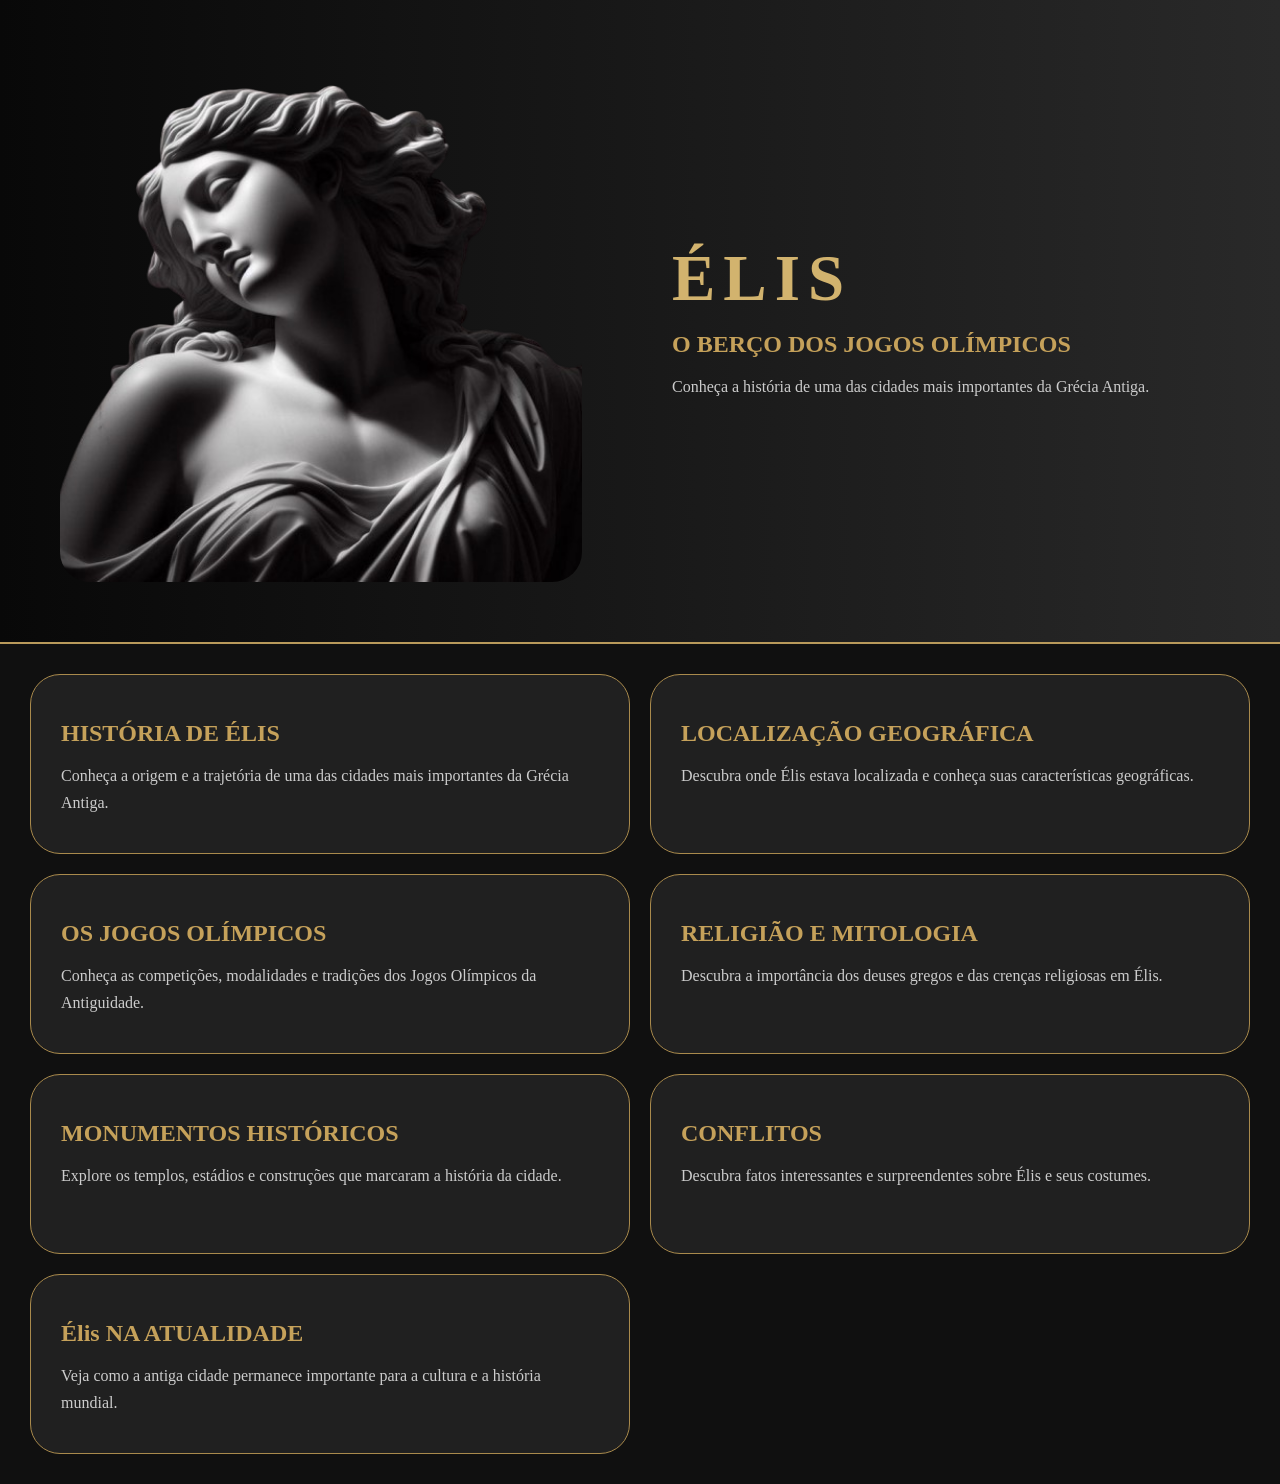
<file: index.html>
<!DOCTYPE html>
<html>
<head>
    <meta charset="utf-8">
    <meta name="viewport" content="width=device-width, initial-scale=1">
    <title>Olimpia</title>
    <link rel="stylesheet" href="CSS/style.css">
    <link rel="icon" type="image/jfif" href="imagem/icon.jfif">
</head>
<body>

<header class="banner">

    <img src="imagem/estatua.png" class="foto">
</div>
    <div class="conteudo">
        <h1>ÉLIS</h1>
        <h2>O BERÇO DOS JOGOS OLÍMPICOS</h2>
        <p>Conheça a história de uma das cidades
        mais importantes da Grécia Antiga.</p>
    </div>
</header>

<main class="cards">

    <a href="Pages/historia.html">
        <section class="card">
            <h2>HISTÓRIA DE ÉLIS</h2>
            <p>Conheça a origem e a trajetória de uma das cidades mais importantes da Grécia Antiga.</p>
        </section>
    </a>

    <a href="Pages/loc.html"> 
        <section class="card">
            <h2>LOCALIZAÇÃO GEOGRÁFICA</h2>
            <p>Descubra onde Élis estava localizada e conheça suas características geográficas.</p>
        </section>
    </a>

    <a href="Pages/olimpiadas.html">
        <section class="card">
            <h2>OS JOGOS OLÍMPICOS</h2>
            <p>Conheça as competições, modalidades e tradições dos Jogos Olímpicos da Antiguidade.</p>
        </section>
    </a>

    <a href="Pages/cultura.html">
        <section class="card">
            <h2>RELIGIÃO E MITOLOGIA</h2>
            <p>Descubra a importância dos deuses gregos e das crenças religiosas em Élis.</p>
        </section>
    </a>
    
    <a href="Pages/monumentos.html">
        <section class="card">
            <h2>MONUMENTOS HISTÓRICOS</h2>
            <p>Explore os templos, estádios e construções que marcaram a história da cidade.</p>
        </section>
    </a>

    <a href="Pages/Conflitos.html">
        <section class="card">
            <h2>CONFLITOS</h2>
            <p>Descubra fatos interessantes e surpreendentes sobre Élis e seus costumes.</p>
        </section>
    </a>

    <a href="Pages/legado.html">
        <section class="card">
            <h2>Élis NA ATUALIDADE</h2>
            <p>Veja como a antiga cidade permanece importante para a cultura e a história mundial.</p>
        </section>
    </a>

</main>

<script src="JS/script.js"></script>

</body>
</html>
</file>
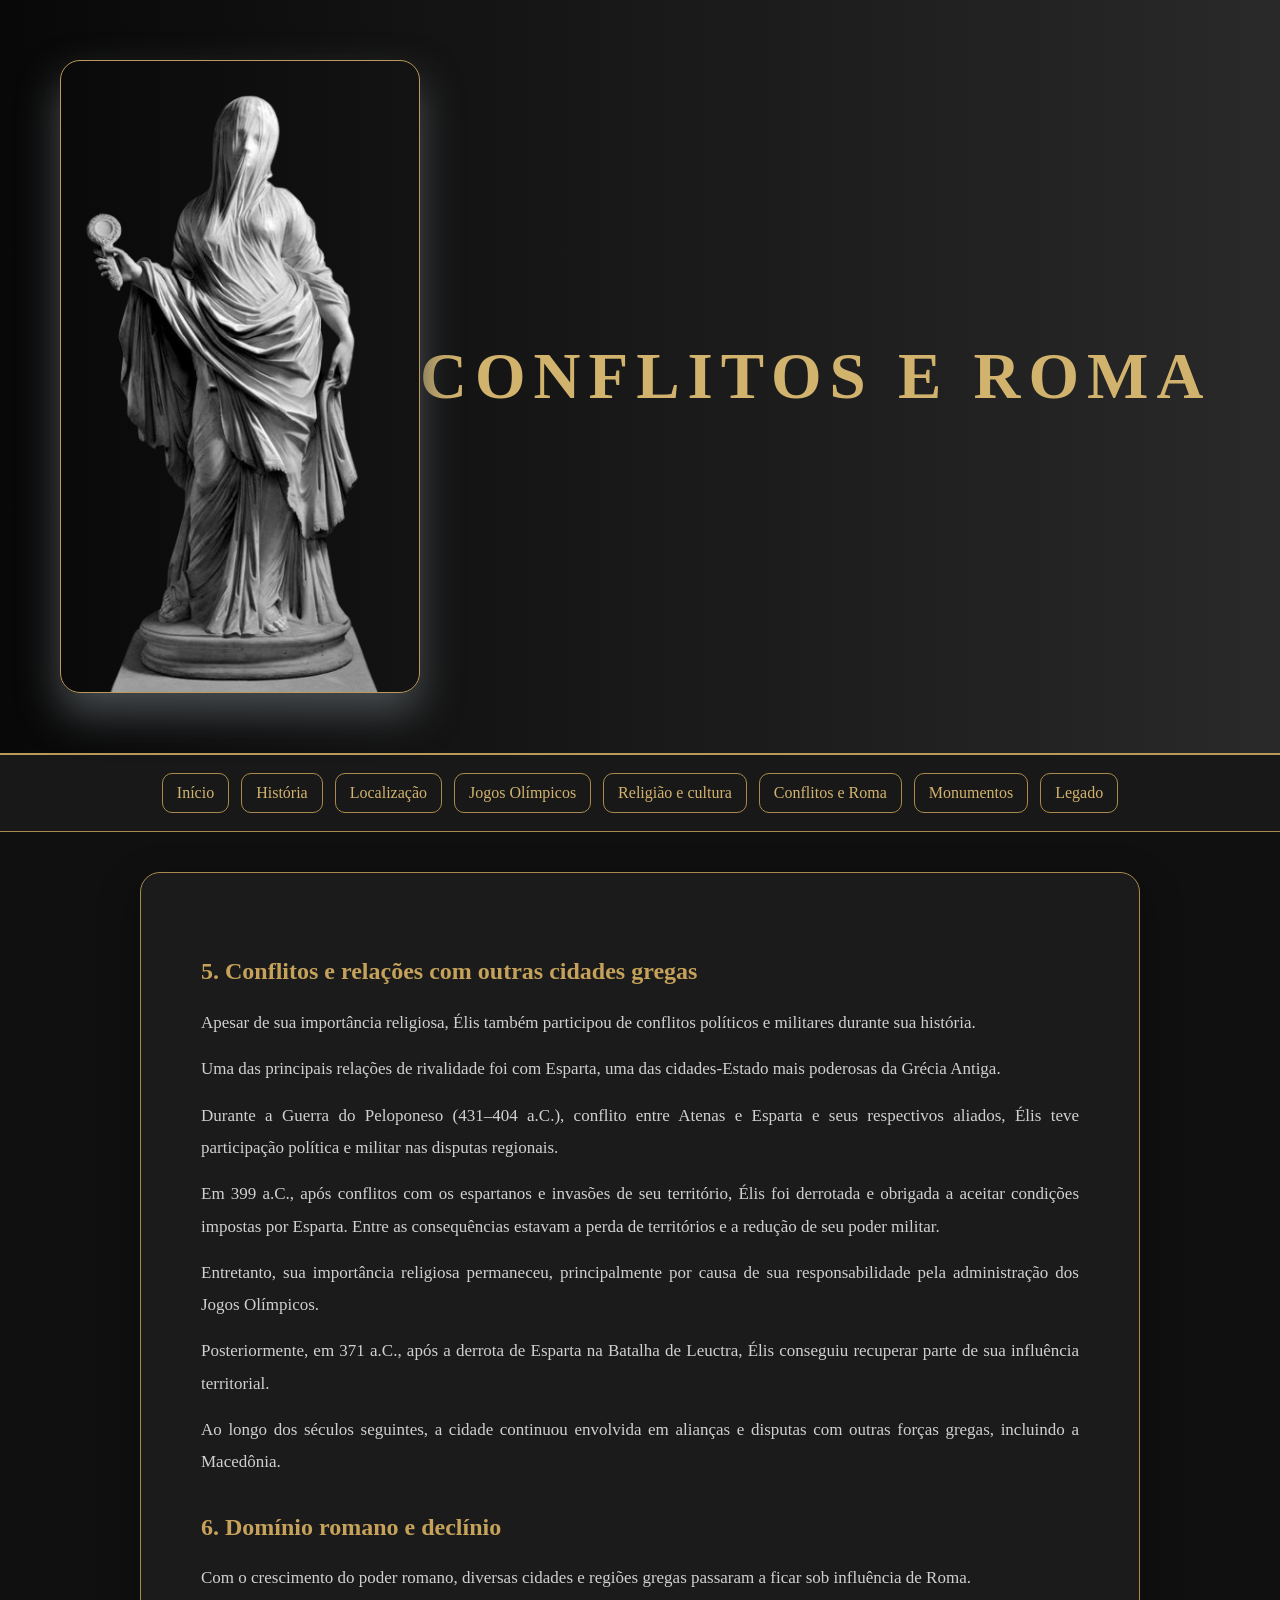
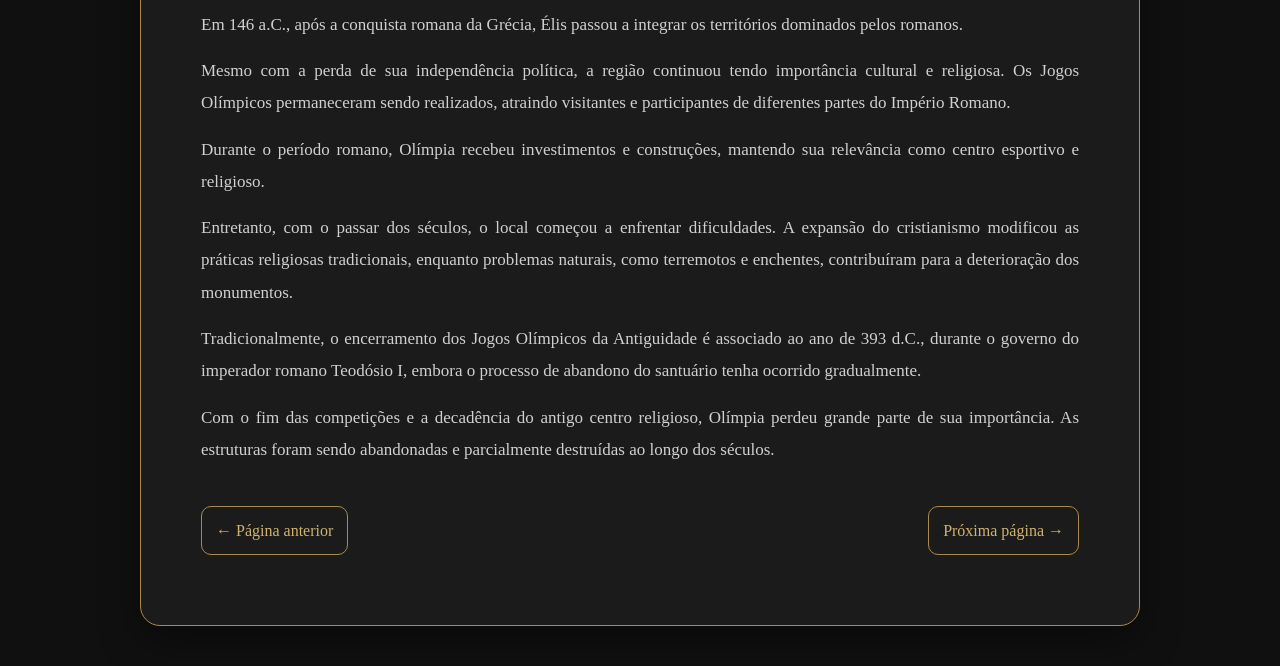
<file: Pages/conflitos.html>
<!DOCTYPE html>
<html lang="pt-BR">
<head>
  <meta charset="utf-8">
  <meta name="viewport" content="width=device-width, initial-scale=1">
  <title>Conflitos e domínio romano</title>
  <link rel="stylesheet" href="../CSS/style.css">
  <link rel="icon" type="image/jfif" href="../imagem/icon.jfif">
</head>
<body>
  <header class="banner">
    <img src="../imagem/historia.png" class="foto2" alt="Ilustração relacionada à história de Élis">
    <h1>CONFLITOS E ROMA</h1>
  </header>
  
<nav class="menu-paginas" aria-label="Navegação principal">
  <a href="../index.html">Início</a>
  <a href="historia.html">História</a>
  <a href="loc.html">Localização</a>
  <a href="olimpiadas.html">Jogos Olímpicos</a>
  <a href="cultura.html">Religião e cultura</a>
  <a href="conflitos.html">Conflitos e Roma</a>
  <a href="monumentos.html">Monumentos</a>
  <a href="legado.html">Legado</a>
</nav>

  <main class="texto pagina-conteudo">
    
<h2>5. Conflitos e relações com outras cidades gregas</h2>
<p>Apesar de sua importância religiosa, Élis também participou de conflitos políticos e militares durante sua história.</p>
<p>Uma das principais relações de rivalidade foi com Esparta, uma das cidades-Estado mais poderosas da Grécia Antiga.</p>
<p>Durante a Guerra do Peloponeso (431–404 a.C.), conflito entre Atenas e Esparta e seus respectivos aliados, Élis teve participação política e militar nas disputas regionais.</p>
<p>Em 399 a.C., após conflitos com os espartanos e invasões de seu território, Élis foi derrotada e obrigada a aceitar condições impostas por Esparta. Entre as consequências estavam a perda de territórios e a redução de seu poder militar.</p>
<p>Entretanto, sua importância religiosa permaneceu, principalmente por causa de sua responsabilidade pela administração dos Jogos Olímpicos.</p>
<p>Posteriormente, em 371 a.C., após a derrota de Esparta na Batalha de Leuctra, Élis conseguiu recuperar parte de sua influência territorial.</p>
<p>Ao longo dos séculos seguintes, a cidade continuou envolvida em alianças e disputas com outras forças gregas, incluindo a Macedônia.</p>
<h2>6. Domínio romano e declínio</h2>
<p>Com o crescimento do poder romano, diversas cidades e regiões gregas passaram a ficar sob influência de Roma.</p>
<p>Em 146 a.C., após a conquista romana da Grécia, Élis passou a integrar os territórios dominados pelos romanos.</p>
<p>Mesmo com a perda de sua independência política, a região continuou tendo importância cultural e religiosa. Os Jogos Olímpicos permaneceram sendo realizados, atraindo visitantes e participantes de diferentes partes do Império Romano.</p>
<p>Durante o período romano, Olímpia recebeu investimentos e construções, mantendo sua relevância como centro esportivo e religioso.</p>
<p>Entretanto, com o passar dos séculos, o local começou a enfrentar dificuldades. A expansão do cristianismo modificou as práticas religiosas tradicionais, enquanto problemas naturais, como terremotos e enchentes, contribuíram para a deterioração dos monumentos.</p>
<p>Tradicionalmente, o encerramento dos Jogos Olímpicos da Antiguidade é associado ao ano de 393 d.C., durante o governo do imperador romano Teodósio I, embora o processo de abandono do santuário tenha ocorrido gradualmente.</p>
<p>Com o fim das competições e a decadência do antigo centro religioso, Olímpia perdeu grande parte de sua importância. As estruturas foram sendo abandonadas e parcialmente destruídas ao longo dos séculos.</p>

    <div class="navegacao-paginas"><a href="cultura.html">← Página anterior</a><a href="legado.html">Próxima página →</a></div>
  </main>
  <script src="../JS/script.js"></script>
</body>
</html>
</file>
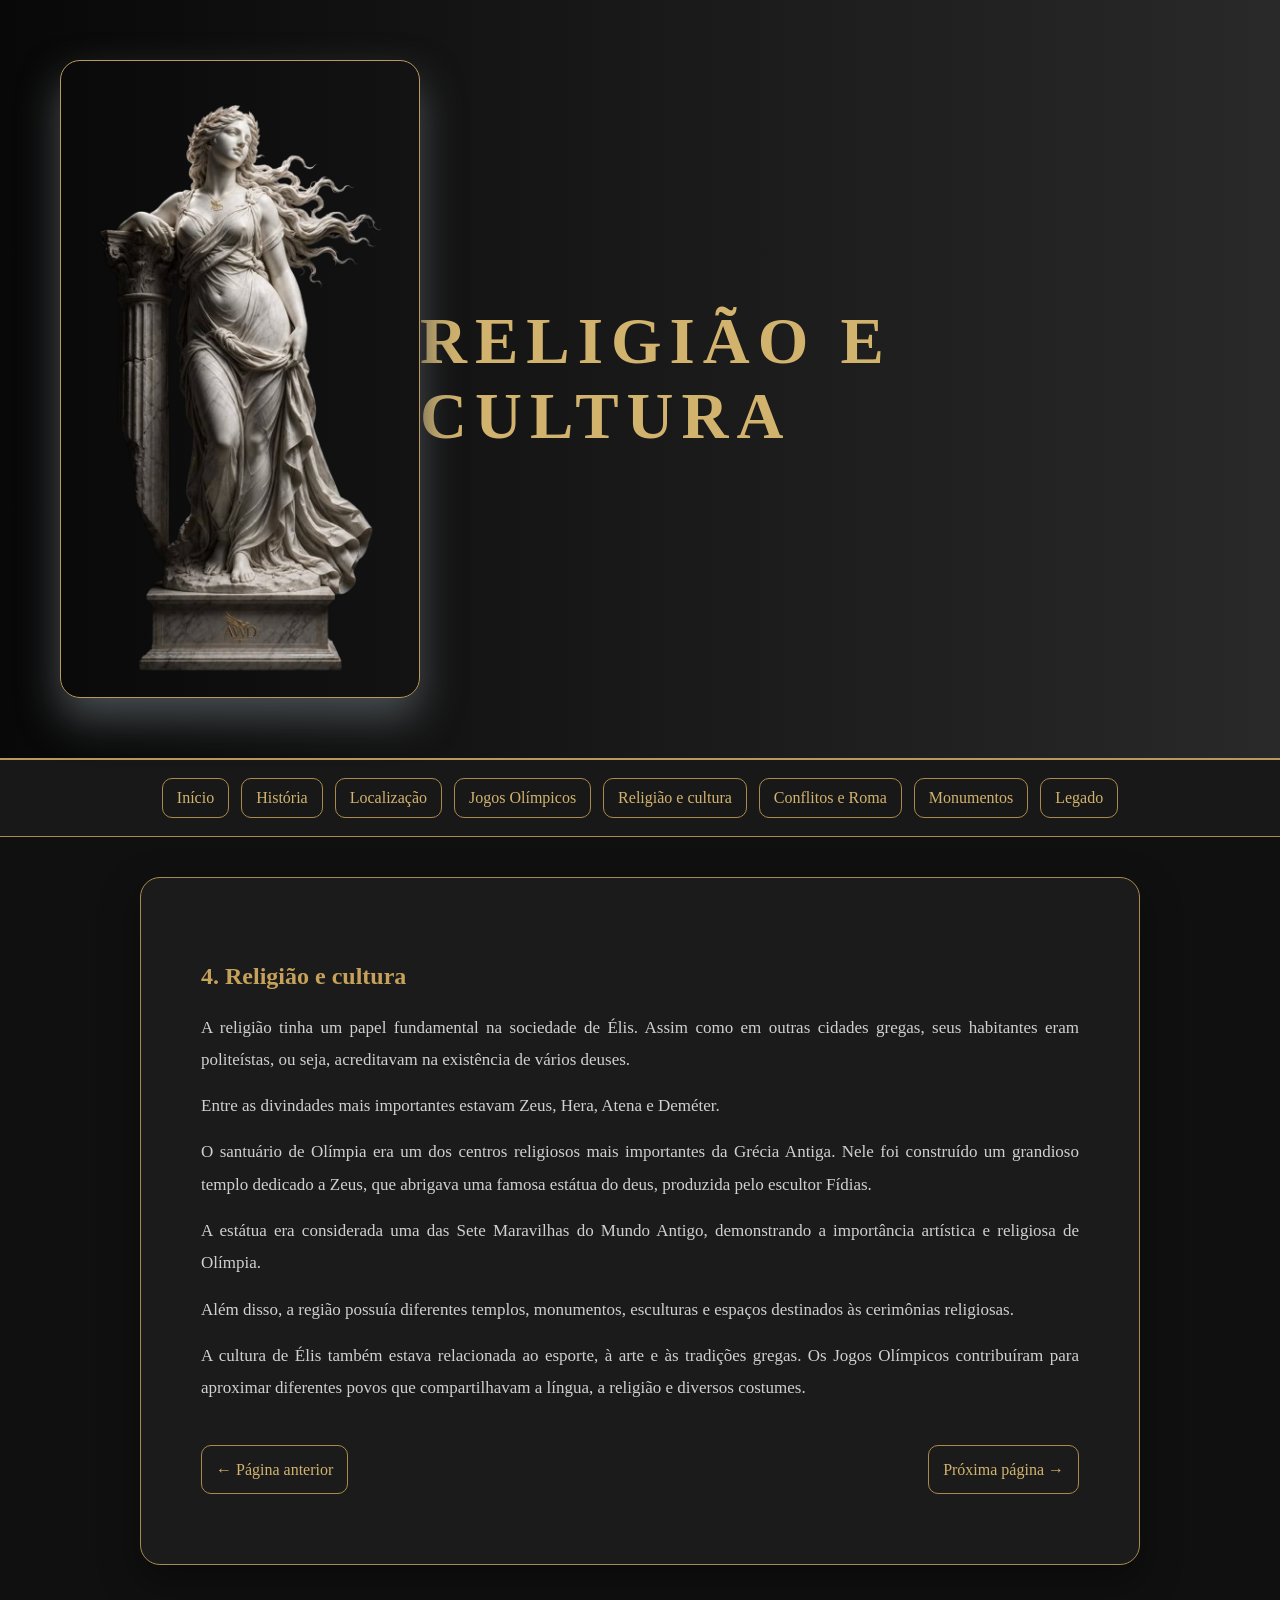
<file: Pages/cultura.html>
<!DOCTYPE html>
<html lang="pt-BR">
<head>
  <meta charset="utf-8">
  <meta name="viewport" content="width=device-width, initial-scale=1">
  <title>Religião e cultura</title>
  <link rel="stylesheet" href="../CSS/style.css">
  <link rel="icon" type="image/jfif" href="../imagem/icon.jfif">
</head>
<body>
  <header class="banner">
    <img src="../imagem/historia2.png" class="foto2" alt="Ilustração relacionada à história de Élis">
    <h1>RELIGIÃO E CULTURA</h1>
  </header>
  
<nav class="menu-paginas" aria-label="Navegação principal">
  <a href="../index.html">Início</a>
  <a href="historia.html">História</a>
  <a href="loc.html">Localização</a>
  <a href="olimpiadas.html">Jogos Olímpicos</a>
  <a href="cultura.html">Religião e cultura</a>
  <a href="conflitos.html">Conflitos e Roma</a>
  <a href="monumentos.html">Monumentos</a>
  <a href="legado.html">Legado</a>
</nav>

  <main class="texto pagina-conteudo">
    
<h2>4. Religião e cultura</h2>
<p>A religião tinha um papel fundamental na sociedade de Élis. Assim como em outras cidades gregas, seus habitantes eram politeístas, ou seja, acreditavam na existência de vários deuses.</p>
<p>Entre as divindades mais importantes estavam Zeus, Hera, Atena e Deméter.</p>
<p>O santuário de Olímpia era um dos centros religiosos mais importantes da Grécia Antiga. Nele foi construído um grandioso templo dedicado a Zeus, que abrigava uma famosa estátua do deus, produzida pelo escultor Fídias.</p>
<p>A estátua era considerada uma das Sete Maravilhas do Mundo Antigo, demonstrando a importância artística e religiosa de Olímpia.</p>
<p>Além disso, a região possuía diferentes templos, monumentos, esculturas e espaços destinados às cerimônias religiosas.</p>
<p>A cultura de Élis também estava relacionada ao esporte, à arte e às tradições gregas. Os Jogos Olímpicos contribuíram para aproximar diferentes povos que compartilhavam a língua, a religião e diversos costumes.</p>

    <div class="navegacao-paginas"><a href="olimpiadas.html">← Página anterior</a><a href="conflitos.html">Próxima página →</a></div>
  </main>
  <script src="../JS/script.js"></script>
</body>
</html>
</file>
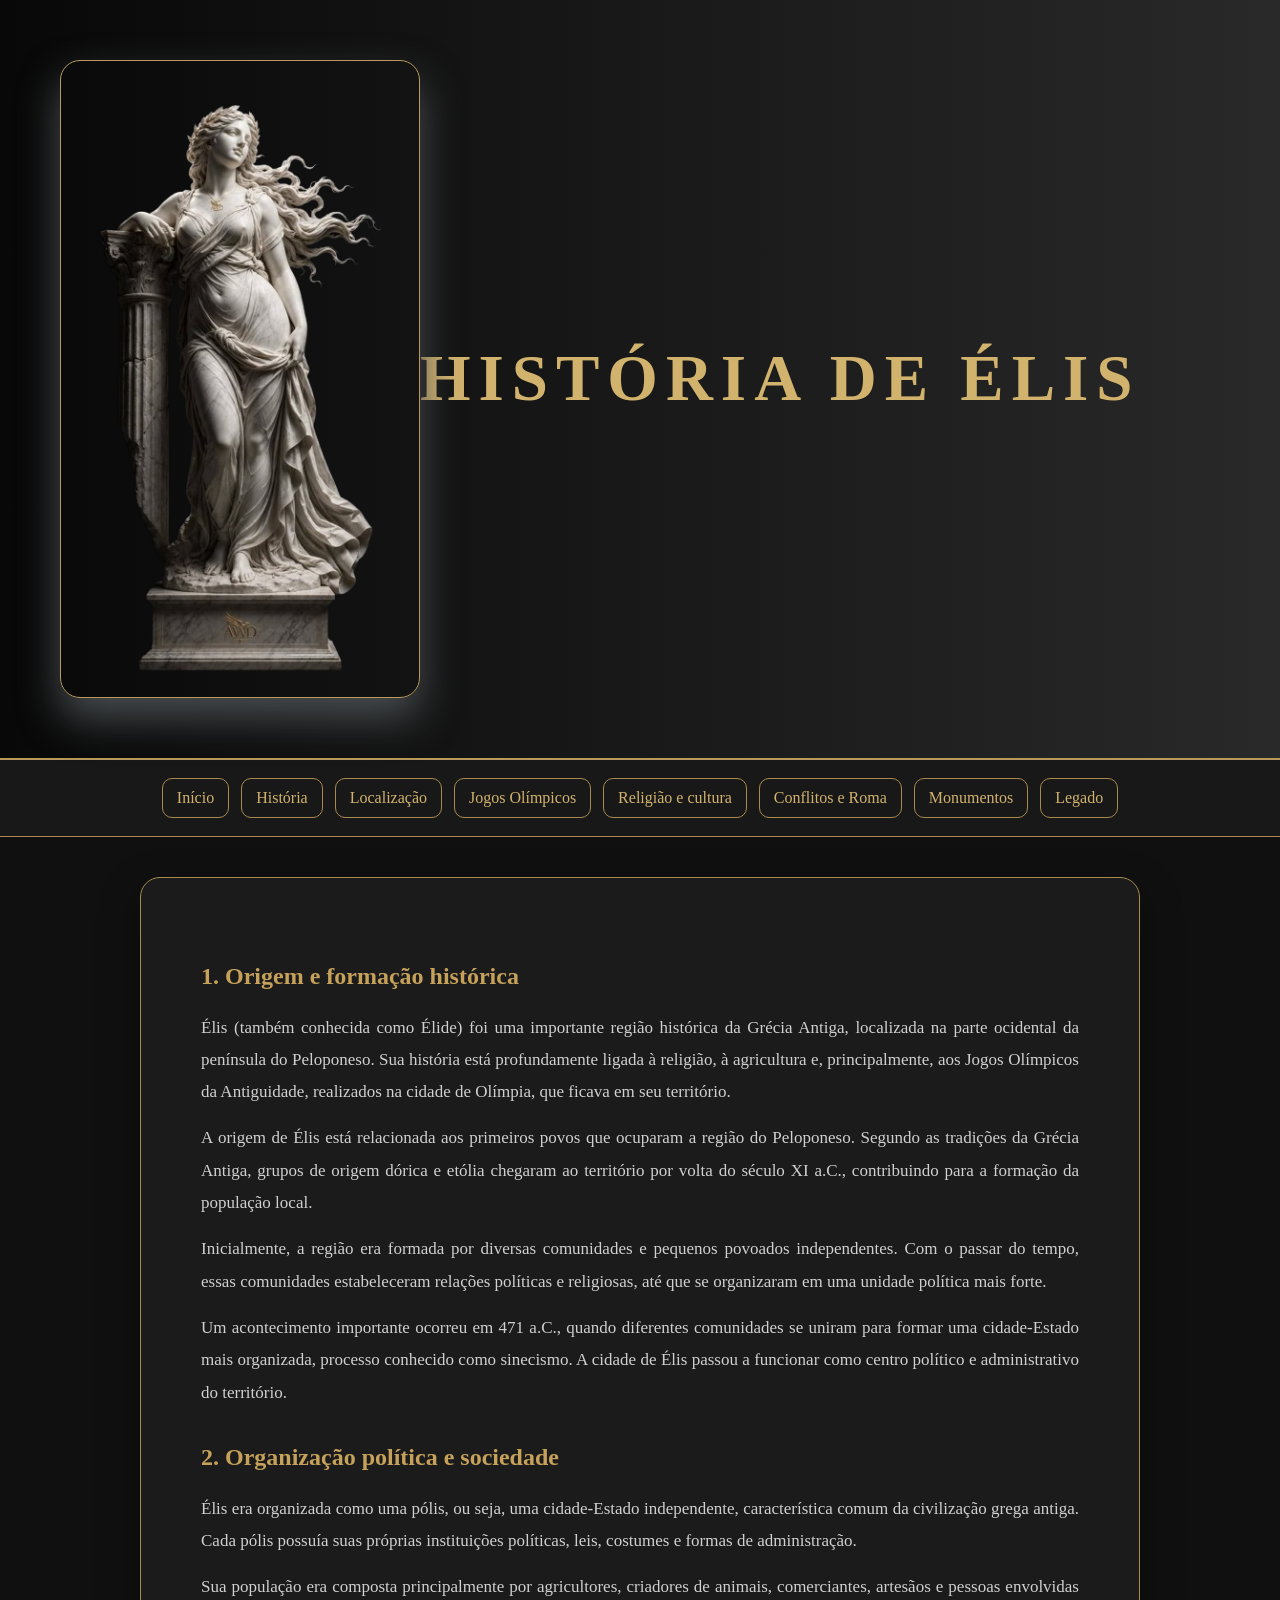
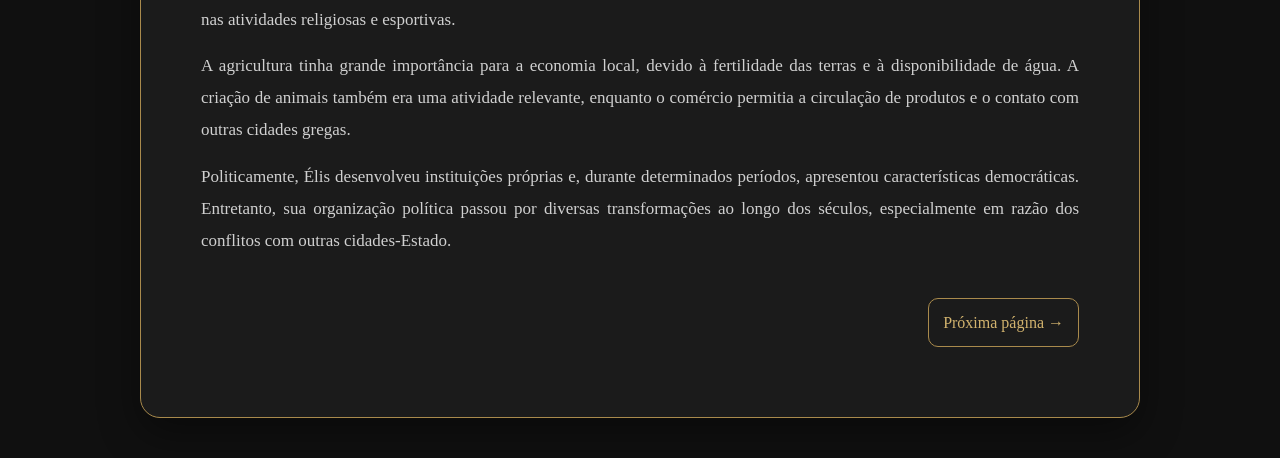
<file: Pages/historia.html>
<!DOCTYPE html>
<html lang="pt-BR">
<head>
  <meta charset="utf-8">
  <meta name="viewport" content="width=device-width, initial-scale=1">
  <title>História de Élis</title>
  <link rel="stylesheet" href="../CSS/style.css">
  <link rel="icon" type="image/jfif" href="../imagem/icon.jfif">
</head>
<body>
  <header class="banner">
    <img src="../imagem/historia2.png" class="foto2" alt="Ilustração relacionada à história de Élis">
    <h1>HISTÓRIA DE ÉLIS</h1>
  </header>
  
<nav class="menu-paginas" aria-label="Navegação principal">
  <a href="../index.html">Início</a>
  <a href="historia.html">História</a>
  <a href="loc.html">Localização</a>
  <a href="olimpiadas.html">Jogos Olímpicos</a>
  <a href="cultura.html">Religião e cultura</a>
  <a href="conflitos.html">Conflitos e Roma</a>
  <a href="monumentos.html">Monumentos</a>
  <a href="legado.html">Legado</a>
</nav>

  <main class="texto pagina-conteudo">
    
<h2>1. Origem e formação histórica</h2>
<p>Élis (também conhecida como Élide) foi uma importante região histórica da Grécia Antiga, localizada na parte ocidental da península do Peloponeso. Sua história está profundamente ligada à religião, à agricultura e, principalmente, aos Jogos Olímpicos da Antiguidade, realizados na cidade de Olímpia, que ficava em seu território.</p>
<p>A origem de Élis está relacionada aos primeiros povos que ocuparam a região do Peloponeso. Segundo as tradições da Grécia Antiga, grupos de origem dórica e etólia chegaram ao território por volta do século XI a.C., contribuindo para a formação da população local.</p>
<p>Inicialmente, a região era formada por diversas comunidades e pequenos povoados independentes. Com o passar do tempo, essas comunidades estabeleceram relações políticas e religiosas, até que se organizaram em uma unidade política mais forte.</p>
<p>Um acontecimento importante ocorreu em 471 a.C., quando diferentes comunidades se uniram para formar uma cidade-Estado mais organizada, processo conhecido como sinecismo. A cidade de Élis passou a funcionar como centro político e administrativo do território.</p>
<h2>2. Organização política e sociedade</h2>
<p>Élis era organizada como uma pólis, ou seja, uma cidade-Estado independente, característica comum da civilização grega antiga. Cada pólis possuía suas próprias instituições políticas, leis, costumes e formas de administração.</p>
<p>Sua população era composta principalmente por agricultores, criadores de animais, comerciantes, artesãos e pessoas envolvidas nas atividades religiosas e esportivas.</p>
<p>A agricultura tinha grande importância para a economia local, devido à fertilidade das terras e à disponibilidade de água. A criação de animais também era uma atividade relevante, enquanto o comércio permitia a circulação de produtos e o contato com outras cidades gregas.</p>
<p>Politicamente, Élis desenvolveu instituições próprias e, durante determinados períodos, apresentou características democráticas. Entretanto, sua organização política passou por diversas transformações ao longo dos séculos, especialmente em razão dos conflitos com outras cidades-Estado.</p>

    <div class="navegacao-paginas"><span></span><a href="olimpiadas.html">Próxima página →</a></div>
  </main>
  <script src="../JS/script.js"></script>
</body>
</html>
</file>
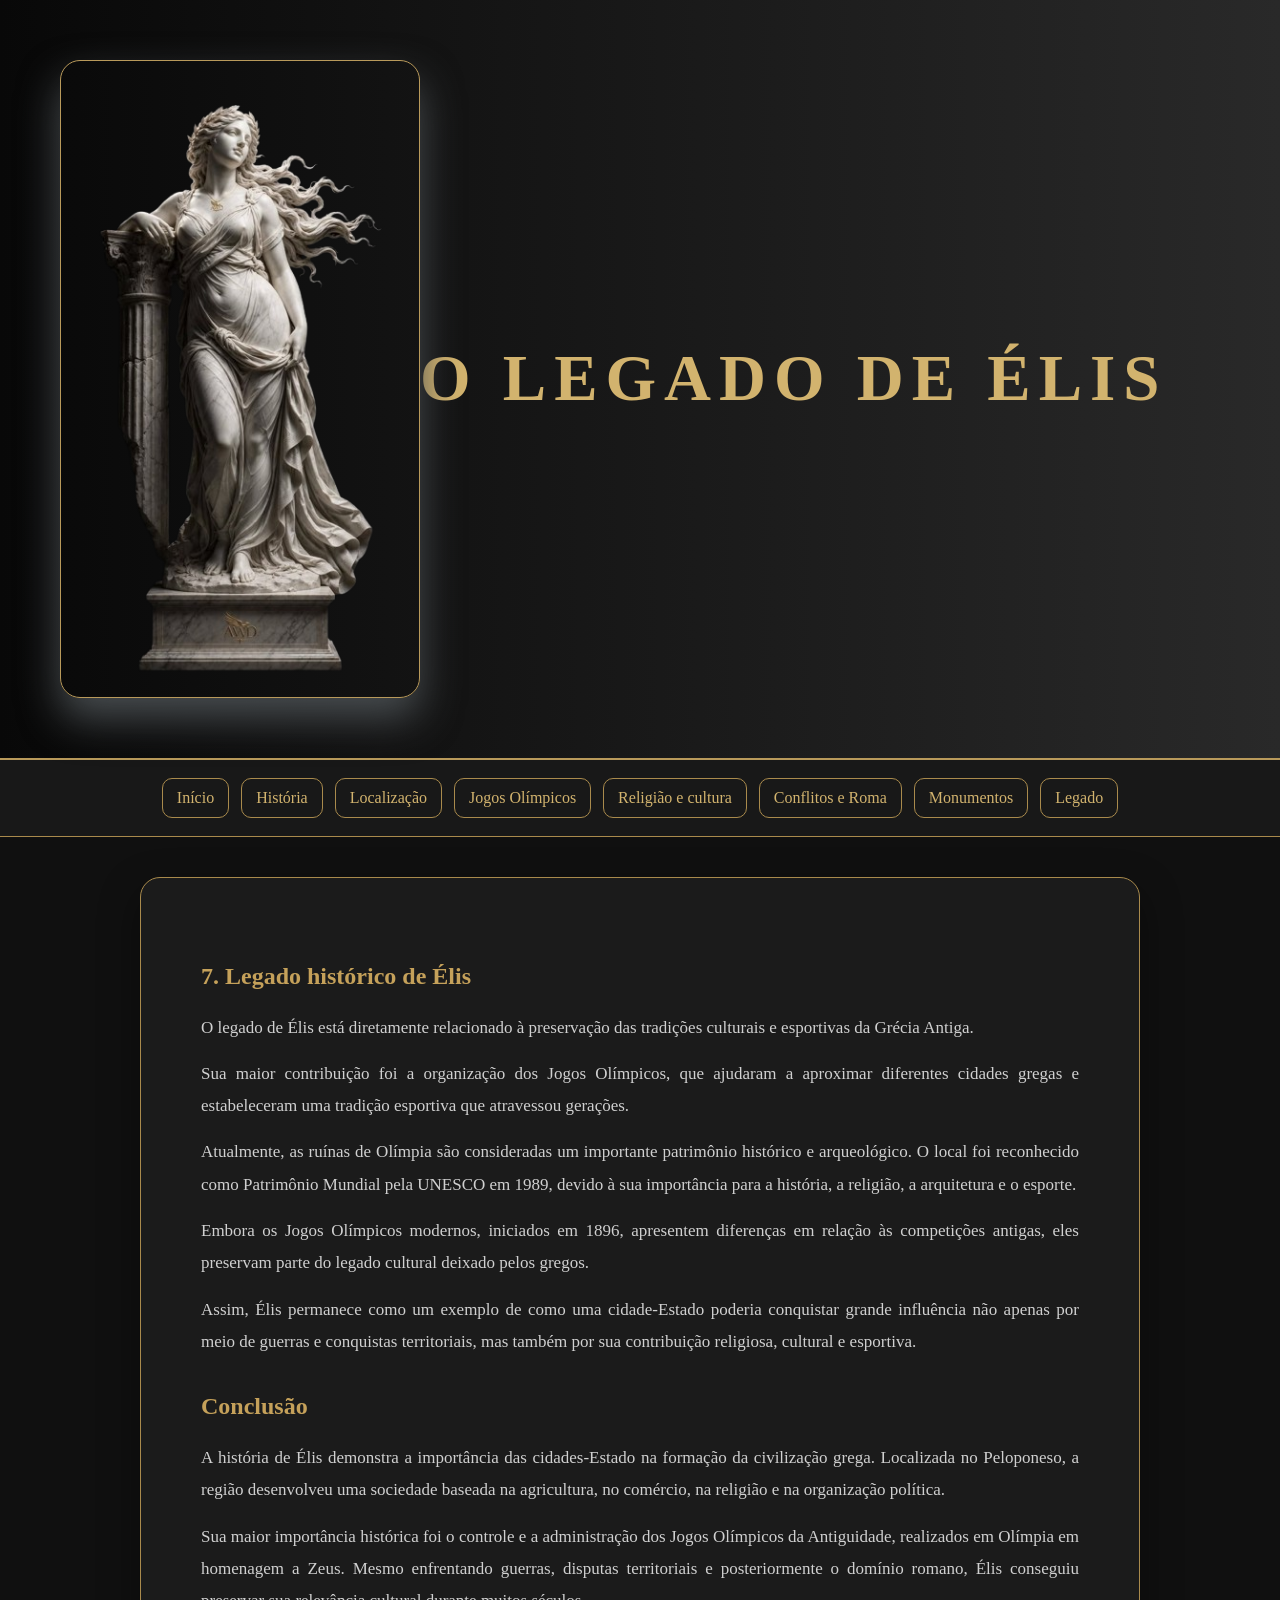
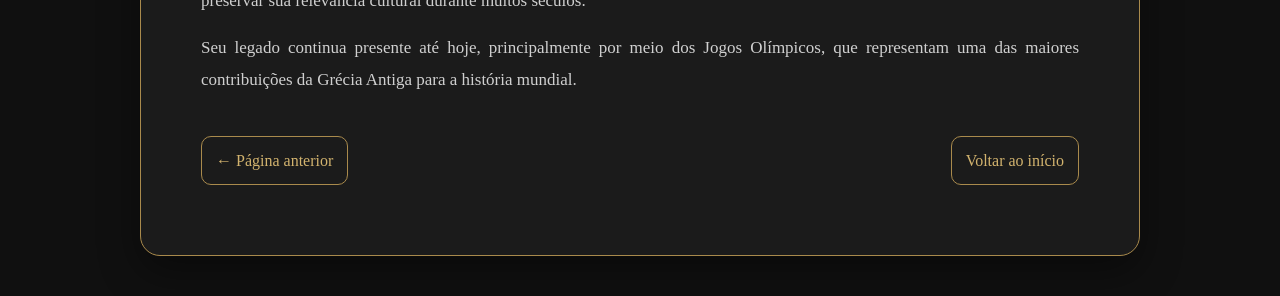
<file: Pages/legado.html>
<!DOCTYPE html>
<html lang="pt-BR">
<head>
  <meta charset="utf-8">
  <meta name="viewport" content="width=device-width, initial-scale=1">
  <title>Legado histórico de Élis</title>
  <link rel="stylesheet" href="../CSS/style.css">
  <link rel="icon" type="image/jfif" href="../imagem/icon.jfif">
</head>
<body>
  <header class="banner">
    <img src="../imagem/historia2.png" class="foto2" alt="Ilustração relacionada à história de Élis">
    <h1>O LEGADO DE ÉLIS</h1>
  </header>
  
<nav class="menu-paginas" aria-label="Navegação principal">
  <a href="../index.html">Início</a>
  <a href="historia.html">História</a>
  <a href="loc.html">Localização</a>
  <a href="olimpiadas.html">Jogos Olímpicos</a>
  <a href="cultura.html">Religião e cultura</a>
  <a href="conflitos.html">Conflitos e Roma</a>
  <a href="monumentos.html">Monumentos</a>
  <a href="legado.html">Legado</a>
</nav>

  <main class="texto pagina-conteudo">
    
<h2>7. Legado histórico de Élis</h2>
<p>O legado de Élis está diretamente relacionado à preservação das tradições culturais e esportivas da Grécia Antiga.</p>
<p>Sua maior contribuição foi a organização dos Jogos Olímpicos, que ajudaram a aproximar diferentes cidades gregas e estabeleceram uma tradição esportiva que atravessou gerações.</p>
<p>Atualmente, as ruínas de Olímpia são consideradas um importante patrimônio histórico e arqueológico. O local foi reconhecido como Patrimônio Mundial pela UNESCO em 1989, devido à sua importância para a história, a religião, a arquitetura e o esporte.</p>
<p>Embora os Jogos Olímpicos modernos, iniciados em 1896, apresentem diferenças em relação às competições antigas, eles preservam parte do legado cultural deixado pelos gregos.</p>
<p>Assim, Élis permanece como um exemplo de como uma cidade-Estado poderia conquistar grande influência não apenas por meio de guerras e conquistas territoriais, mas também por sua contribuição religiosa, cultural e esportiva.</p>
<h2>Conclusão</h2>
<p>A história de Élis demonstra a importância das cidades-Estado na formação da civilização grega. Localizada no Peloponeso, a região desenvolveu uma sociedade baseada na agricultura, no comércio, na religião e na organização política.</p>
<p>Sua maior importância histórica foi o controle e a administração dos Jogos Olímpicos da Antiguidade, realizados em Olímpia em homenagem a Zeus. Mesmo enfrentando guerras, disputas territoriais e posteriormente o domínio romano, Élis conseguiu preservar sua relevância cultural durante muitos séculos.</p>
<p>Seu legado continua presente até hoje, principalmente por meio dos Jogos Olímpicos, que representam uma das maiores contribuições da Grécia Antiga para a história mundial.</p>

    <div class="navegacao-paginas"><a href="conflitos.html">← Página anterior</a><a href="../index.html">Voltar ao início</a></div>
  </main>
  <script src="../JS/script.js"></script>
</body>
</html>
</file>
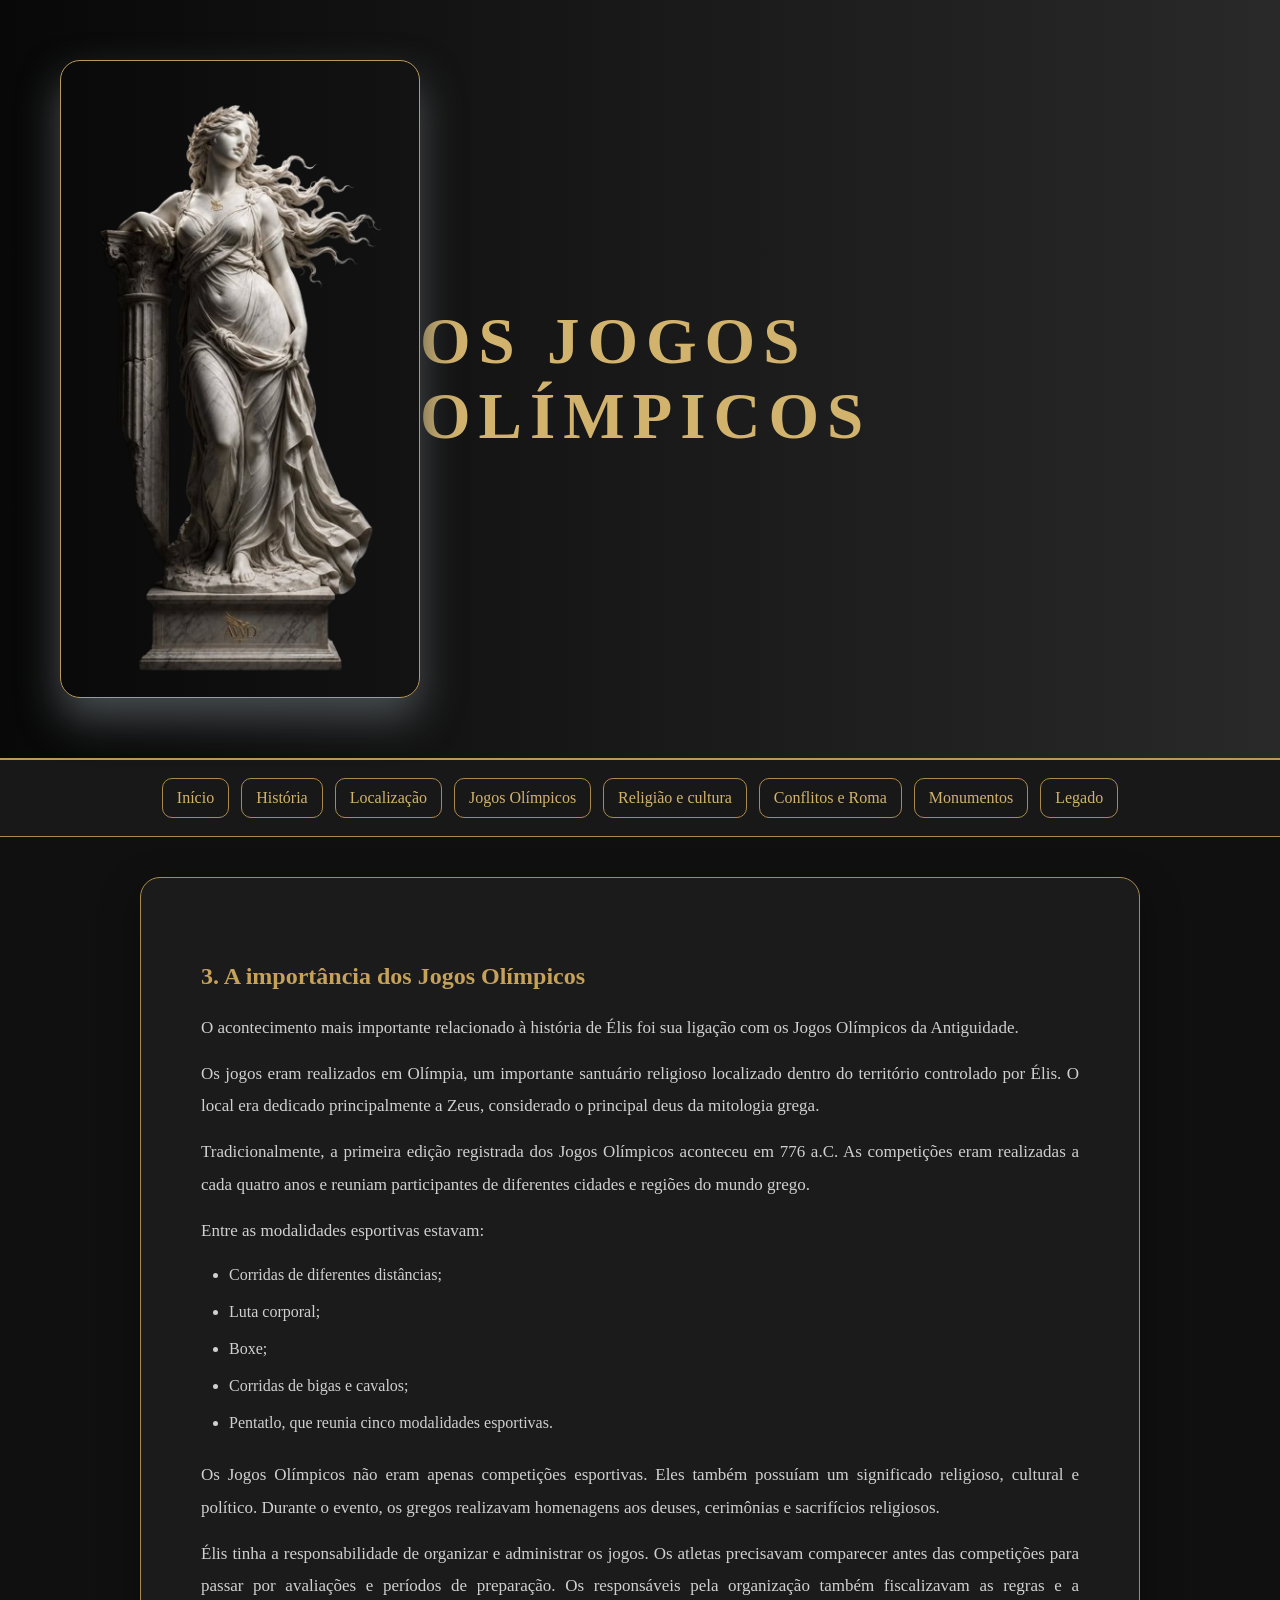
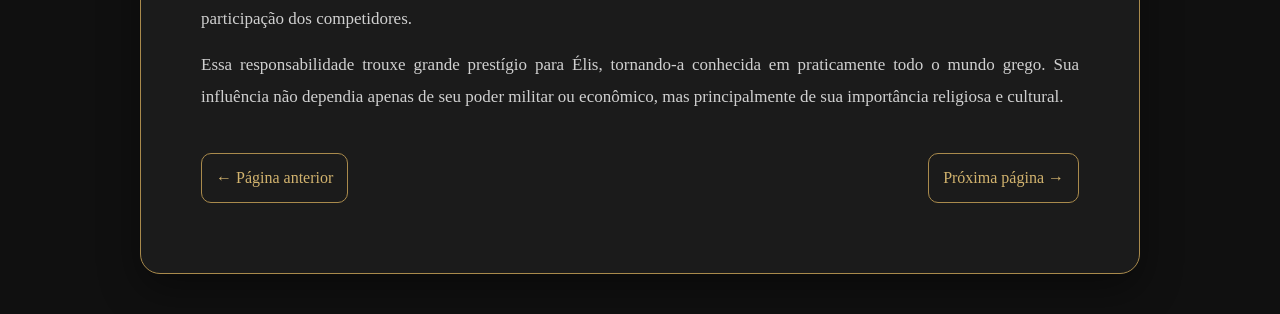
<file: Pages/olimpiadas.html>
<!DOCTYPE html>
<html lang="pt-BR">
<head>
  <meta charset="utf-8">
  <meta name="viewport" content="width=device-width, initial-scale=1">
  <title>Jogos Olímpicos</title>
  <link rel="stylesheet" href="../CSS/style.css">
  <link rel="icon" type="image/jfif" href="../imagem/icon.jfif">
</head>
<body>
  <header class="banner">
    <img src="../imagem/historia2.png" class="foto2" alt="Ilustração relacionada à história de Élis">
    <h1>OS JOGOS OLÍMPICOS</h1>
  </header>
  
<nav class="menu-paginas" aria-label="Navegação principal">
  <a href="../index.html">Início</a>
  <a href="historia.html">História</a>
  <a href="loc.html">Localização</a>
  <a href="olimpiadas.html">Jogos Olímpicos</a>
  <a href="cultura.html">Religião e cultura</a>
  <a href="conflitos.html">Conflitos e Roma</a>
  <a href="monumentos.html">Monumentos</a>
  <a href="legado.html">Legado</a>
</nav>

  <main class="texto pagina-conteudo">
    
<h2>3. A importância dos Jogos Olímpicos</h2>
<p>O acontecimento mais importante relacionado à história de Élis foi sua ligação com os Jogos Olímpicos da Antiguidade.</p>
<p>Os jogos eram realizados em Olímpia, um importante santuário religioso localizado dentro do território controlado por Élis. O local era dedicado principalmente a Zeus, considerado o principal deus da mitologia grega.</p>
<p>Tradicionalmente, a primeira edição registrada dos Jogos Olímpicos aconteceu em 776 a.C. As competições eram realizadas a cada quatro anos e reuniam participantes de diferentes cidades e regiões do mundo grego.</p>
<p>Entre as modalidades esportivas estavam:</p>
<ul>
  <li>Corridas de diferentes distâncias;</li>
  <li>Luta corporal;</li>
  <li>Boxe;</li>
  <li>Corridas de bigas e cavalos;</li>
  <li>Pentatlo, que reunia cinco modalidades esportivas.</li>
</ul>
<p>Os Jogos Olímpicos não eram apenas competições esportivas. Eles também possuíam um significado religioso, cultural e político. Durante o evento, os gregos realizavam homenagens aos deuses, cerimônias e sacrifícios religiosos.</p>
<p>Élis tinha a responsabilidade de organizar e administrar os jogos. Os atletas precisavam comparecer antes das competições para passar por avaliações e períodos de preparação. Os responsáveis pela organização também fiscalizavam as regras e a participação dos competidores.</p>
<p>Essa responsabilidade trouxe grande prestígio para Élis, tornando-a conhecida em praticamente todo o mundo grego. Sua influência não dependia apenas de seu poder militar ou econômico, mas principalmente de sua importância religiosa e cultural.</p>

    <div class="navegacao-paginas"><a href="historia.html">← Página anterior</a><a href="cultura.html">Próxima página →</a></div>
  </main>
  <script src="../JS/script.js"></script>
</body>
</html>
</file>
<file: CSS/style.css>
* {
    margin: 0;
    padding: 0;
    box-sizing: border-box;
}

body {
    background: #101010;
    color: white;
    font-family: Georgia, serif;
}

.retornar {
    display: flex;
    justify-content: center;
}

.foto3 {
    width: 400px;
    height: auto;
}

.retornar a {
    font-family: Georgia,serif ;
    color:#101010;
    background-color:#b99a5b;
    padding: 10px;
    border-radius: 10px;
    transition: 0.2s;
}

.retornar a:hover {
    padding: 15px;
}

.topicos {
    background-image: url(../Imagem/fundo.jpg) ;
    background-repeat: no-repeat;
}

.inicio {
    display: flex;
    flex-direction: row;
    width: 100%;
}

.inicio h1 {
    margin-right: 0vh;
    margin-top: 15vh;
    background-color: #101010;
    border-radius: 20px;
}

.foto {
    width: 45%;
    height: 45%;
    margin-right: 10vh;
    object-fit: cover;
    float: left;
    border-radius: 30px;
}

.foto2 {
    width: 40vh; 
    height: auto;
    border: 1px solid #b99a5b;
    border-radius: 20px;
    transition: transform 0.2s ease-out;
    transform-style: preserve-3d;
    box-shadow: 0 20px 40px #484d50;
}

.texto {
    width: 90%;
    max-width: 1000px;
    margin: 0 auto;

    display: block;

    background: #1b1b1b;
    border: 1px solid #a98a4c;
    border-radius: 20px;

    padding: 50px 60px;

    box-shadow: 0 15px 40px rgba(0, 0, 0, 0.4);
}

/* Título principal */
.texto h1 {
    font-size: 38px;
    text-align: center;
    letter-spacing: 2px;
    line-height: 1.3;

    margin-bottom: 40px;
    padding-bottom: 20px;

    border-bottom: 2px solid #a98a4c;
}

/* Subtítulos */
.texto h2 {
    color: #c5a15a;
    font-size: 24px;

    margin-top: 35px;
    margin-bottom: 15px;
}

/* Parágrafos */
.texto p {
    color: #d0d0d0;
    font-size: 17px;

    line-height: 1.9;
    text-align: justify;

    margin-bottom: 20px;
}

/* Listas */
.texto ul {
    padding-left: 30px;
    margin-bottom: 25px;
    color: #d0d0d0;
}

.texto li {
    font-size: 16px;
    line-height: 1.8;
    margin-bottom: 8px;
}

.banner {
    min-height: 400px;
    display: flex;
    align-items: center;
    padding: 60px;
    background:
    linear-gradient(90deg, #080808, #292929);
    border-bottom: 2px solid #b99a5b;
}

.conteudo {
    max-width: 600px;
}

.louros {
    color: #c5a15a;
    font-size: 55px;
}

a {
    text-decoration: none;
}

h1 {
    color: #d2b36e;
    font-size: 65px;
    letter-spacing: 8px;
    margin: left;
}

h2 {
    color: #c5a15a;
    margin: 15px 0;
     margin: left;
}

p {
    color: #ccc;
    line-height: 1.7;
     margin: left;
}

.cards {
    display: grid;
    grid-template-columns: repeat(2, 1fr);
    gap: 20px;
    padding: 30px;
    border-radius: 30px;
    animation: aparecer 1s ease forwards;

}

.card {
    background: #202020;
    border: 1px solid #a98a4c;
    padding: 30px;
    min-height: 180px;
    border-radius: 30px;

    opacity: 0;
    transform: translateY(40px);
    transition: 0.3s;
}

.card.aparecer {
    animation: aparecer 0.8s ease forwards;
}

.card:hover {
    background: #303030;
    transform: translateY(-4px);
    transition: 0.3s;
}

.menu-paginas {
  display: flex;
  flex-wrap: wrap;
  justify-content: center;
  gap: 12px;
  padding: 18px 24px;
  background: #181818;
  border-bottom: 1px solid #a98a4c;
}
.menu-paginas a,
.navegacao-paginas a {
  color: #d2b36e;
  text-decoration: none;
  padding: 10px 14px;
  border: 1px solid #a98a4c;
  border-radius: 10px;
  transition: .2s;
}
.menu-paginas a:hover,
.navegacao-paginas a:hover {
  color: #101010;
  background: #d2b36e;
}
.pagina-conteudo {
  display: block;
  width: min(90%, 1000px);
  margin: 40px auto;
  line-height: 1.7;
}
.pagina-conteudo h2 {
  margin-top: 28px;
}
.pagina-conteudo p {
  margin: 14px 0;
}
.pagina-conteudo ul {
  padding-left: 28px;
  margin: 12px 0 22px;
}
.cards-paginas {
  display: grid;
  grid-template-columns: repeat(2, minmax(0, 1fr));
  gap: 20px;
  margin-top: 30px;
}
.card-pagina {
  display: block;
  padding: 24px;
  color: #ccc;
  text-decoration: none;
  background: #202020;
  border: 1px solid #a98a4c;
  border-radius: 18px;
  transition: .25s;
}
.card-pagina:hover {
  transform: translateY(-4px);
  background: #303030;
}
.card-pagina h2 {
  margin-top: 0;
}
.navegacao-paginas {
  display: flex;
  justify-content: space-between;
  gap: 15px;
  margin: 40px 0 20px;
  flex-wrap: wrap;
}

@keyframes aparecer {
    from {
        opacity: 0;
        transform: translateY(40px);
    }

    to {
        opacity: 1;
        transform: translateY(0);
    }
}


@media (max-width: 600px) {
    .cards {
        grid-template-columns: 1fr;
    }

    h1 {
        font-size: 42px;
    }

    .banner {
        padding: 30px;
    }
}
</file>
